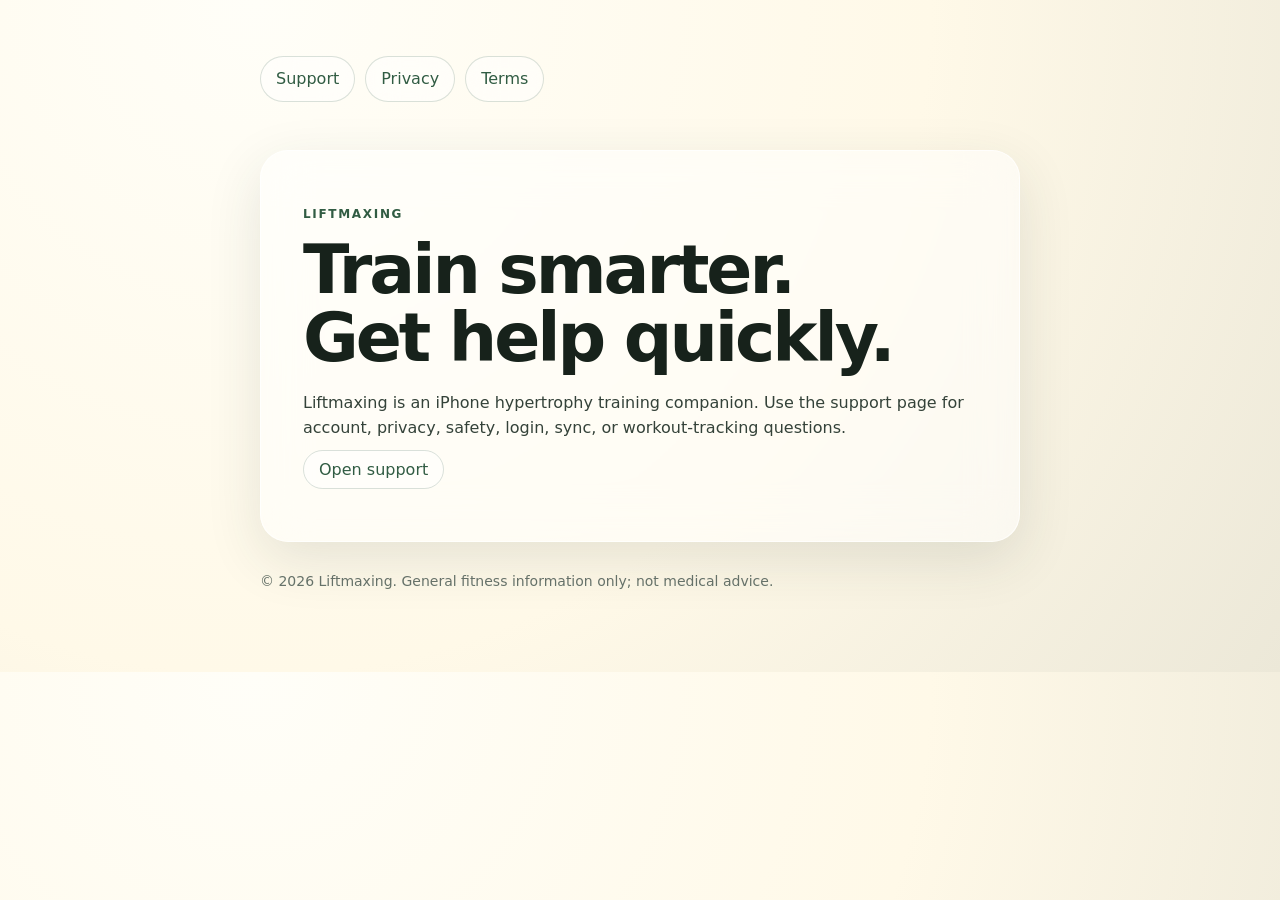
<file: index.html>
<!doctype html>
<html lang="en"><head><meta charset="utf-8"><meta name="viewport" content="width=device-width,initial-scale=1"><title>Liftmaxing Support</title><link rel="stylesheet" href="styles.css"></head>
<body><main><nav><a href="index.html">Support</a><a href="privacy.html">Privacy</a><a href="terms.html">Terms</a></nav><section class="card"><p class="eyebrow">Liftmaxing</p><h1>Train smarter.<br>Get help quickly.</h1><p>Liftmaxing is an iPhone hypertrophy training companion. Use the support page for account, privacy, safety, login, sync, or workout-tracking questions.</p><p><a class="button" href="support.html">Open support</a></p></section><footer>© 2026 Liftmaxing. General fitness information only; not medical advice.</footer></main></body></html>
</file>
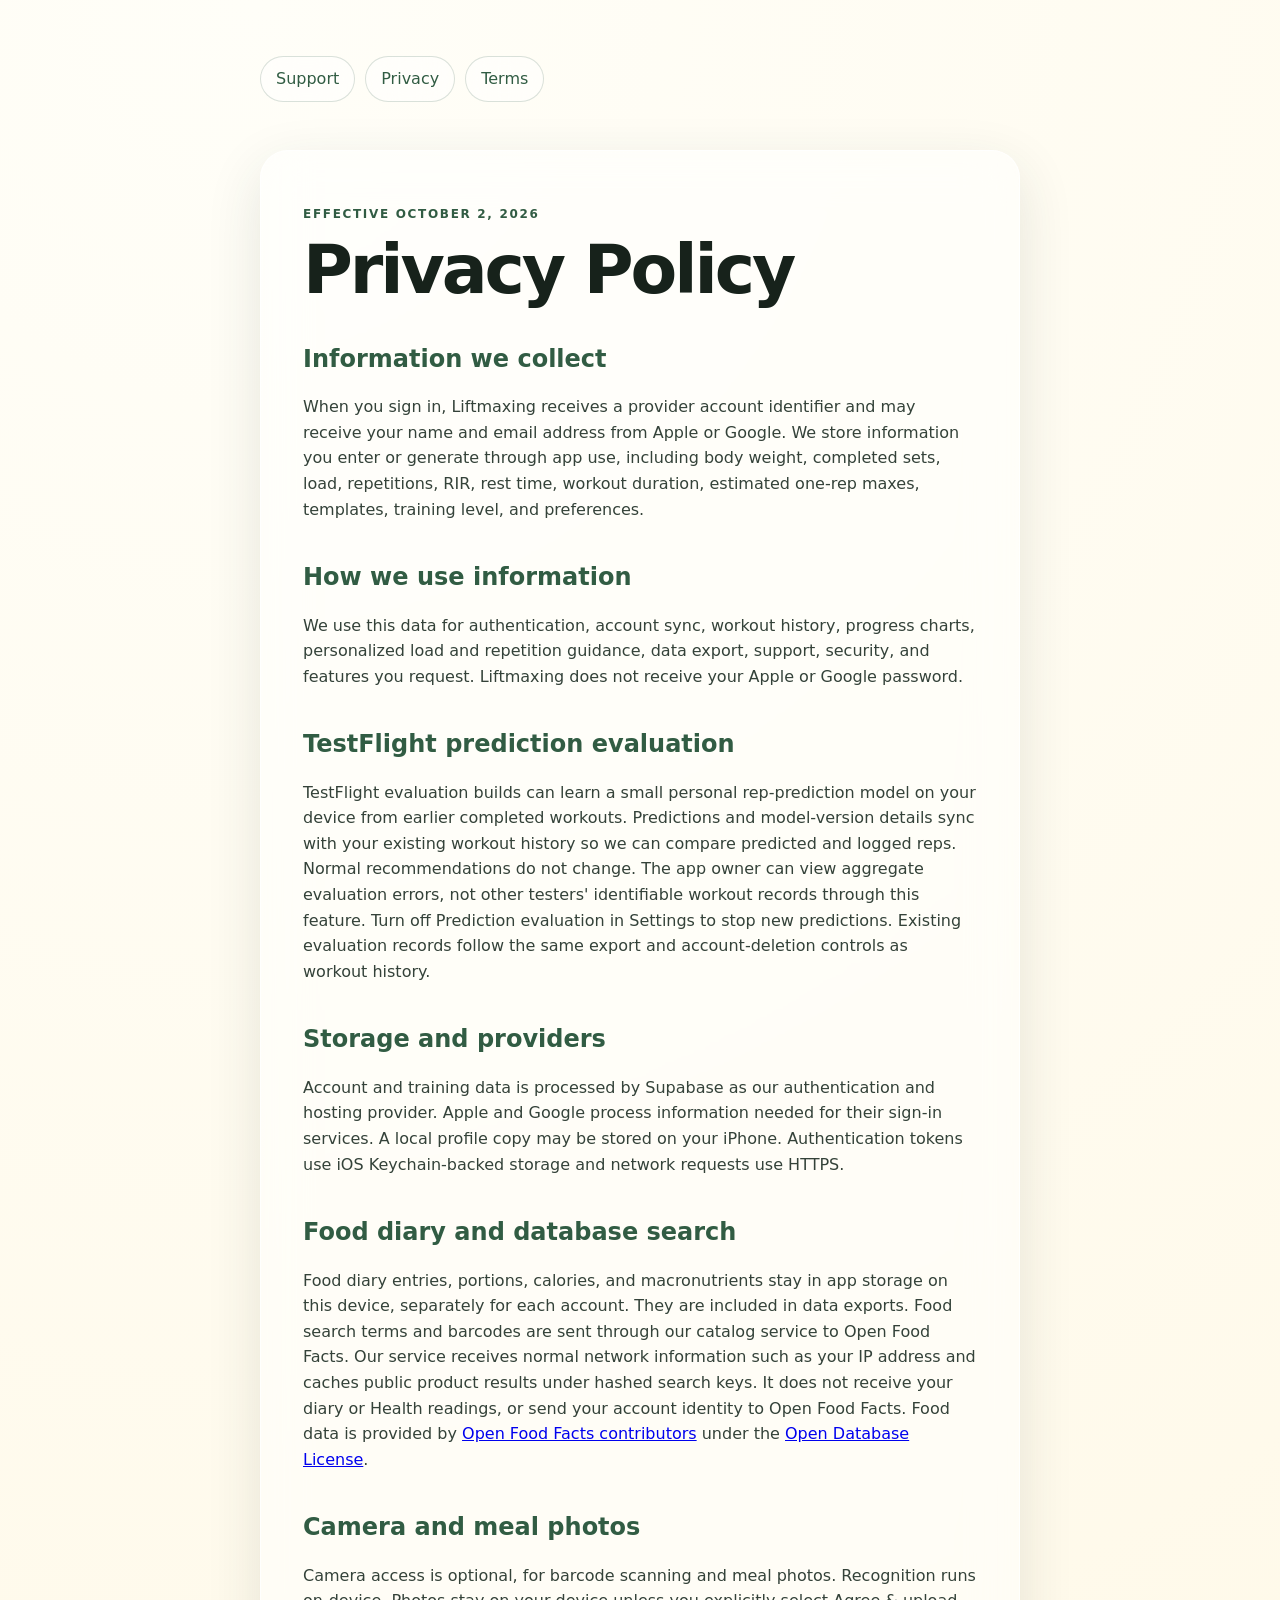
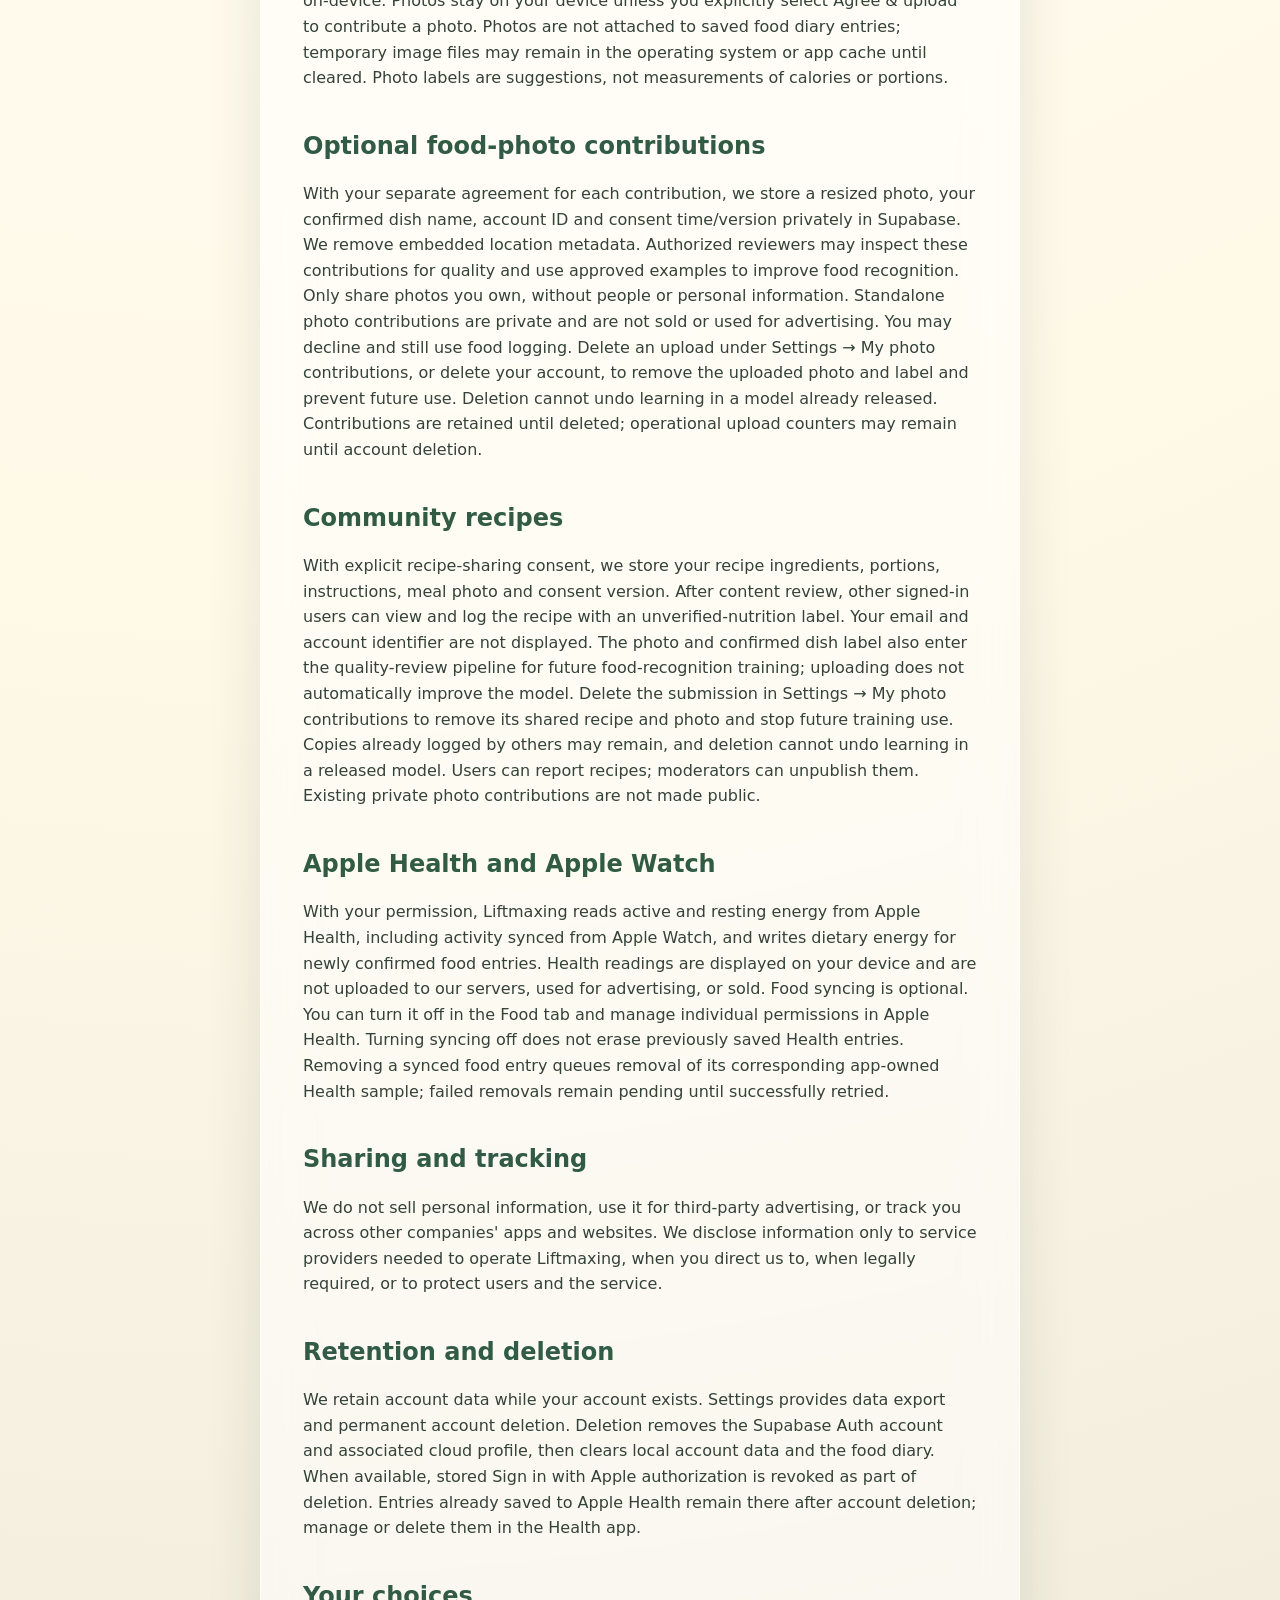
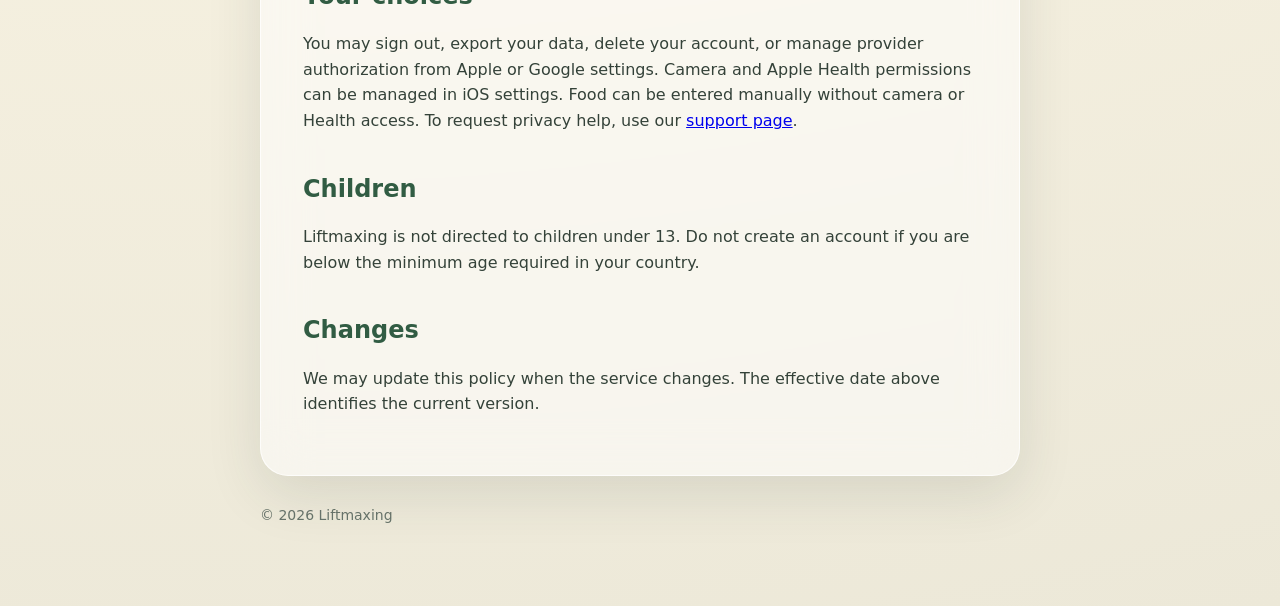
<file: privacy.html>
<!doctype html>
<html lang="en"><head><meta charset="utf-8"><meta name="viewport" content="width=device-width,initial-scale=1"><title>Liftmaxing Privacy Policy</title><link rel="stylesheet" href="styles.css"></head>
<body><main><nav><a href="index.html">Support</a><a href="privacy.html">Privacy</a><a href="terms.html">Terms</a></nav><article class="card">
<p class="eyebrow">Effective October 2, 2026</p><h1>Privacy Policy</h1>
<h2>Information we collect</h2><p>When you sign in, Liftmaxing receives a provider account identifier and may receive your name and email address from Apple or Google. We store information you enter or generate through app use, including body weight, completed sets, load, repetitions, RIR, rest time, workout duration, estimated one-rep maxes, templates, training level, and preferences.</p>
<h2>How we use information</h2><p>We use this data for authentication, account sync, workout history, progress charts, personalized load and repetition guidance, data export, support, security, and features you request. Liftmaxing does not receive your Apple or Google password.</p>
<h2>TestFlight prediction evaluation</h2><p>TestFlight evaluation builds can learn a small personal rep-prediction model on your device from earlier completed workouts. Predictions and model-version details sync with your existing workout history so we can compare predicted and logged reps. Normal recommendations do not change. The app owner can view aggregate evaluation errors, not other testers' identifiable workout records through this feature. Turn off Prediction evaluation in Settings to stop new predictions. Existing evaluation records follow the same export and account-deletion controls as workout history.</p>
<h2>Storage and providers</h2><p>Account and training data is processed by Supabase as our authentication and hosting provider. Apple and Google process information needed for their sign-in services. A local profile copy may be stored on your iPhone. Authentication tokens use iOS Keychain-backed storage and network requests use HTTPS.</p>
<h2>Food diary and database search</h2><p>Food diary entries, portions, calories, and macronutrients stay in app storage on this device, separately for each account. They are included in data exports. Food search terms and barcodes are sent through our catalog service to Open Food Facts. Our service receives normal network information such as your IP address and caches public product results under hashed search keys. It does not receive your diary or Health readings, or send your account identity to Open Food Facts. Food data is provided by <a href="https://world.openfoodfacts.org/">Open Food Facts contributors</a> under the <a href="https://opendatacommons.org/licenses/odbl/1-0/">Open Database License</a>.</p>
<h2>Camera and meal photos</h2><p>Camera access is optional, for barcode scanning and meal photos. Recognition runs on-device. Photos stay on your device unless you explicitly select Agree &amp; upload to contribute a photo. Photos are not attached to saved food diary entries; temporary image files may remain in the operating system or app cache until cleared. Photo labels are suggestions, not measurements of calories or portions.</p>
<h2>Optional food-photo contributions</h2><p>With your separate agreement for each contribution, we store a resized photo, your confirmed dish name, account ID and consent time/version privately in Supabase. We remove embedded location metadata. Authorized reviewers may inspect these contributions for quality and use approved examples to improve food recognition. Only share photos you own, without people or personal information. Standalone photo contributions are private and are not sold or used for advertising. You may decline and still use food logging. Delete an upload under Settings → My photo contributions, or delete your account, to remove the uploaded photo and label and prevent future use. Deletion cannot undo learning in a model already released. Contributions are retained until deleted; operational upload counters may remain until account deletion.</p>
<h2>Community recipes</h2><p>With explicit recipe-sharing consent, we store your recipe ingredients, portions, instructions, meal photo and consent version. After content review, other signed-in users can view and log the recipe with an unverified-nutrition label. Your email and account identifier are not displayed. The photo and confirmed dish label also enter the quality-review pipeline for future food-recognition training; uploading does not automatically improve the model. Delete the submission in Settings → My photo contributions to remove its shared recipe and photo and stop future training use. Copies already logged by others may remain, and deletion cannot undo learning in a released model. Users can report recipes; moderators can unpublish them. Existing private photo contributions are not made public.</p>
<h2>Apple Health and Apple Watch</h2><p>With your permission, Liftmaxing reads active and resting energy from Apple Health, including activity synced from Apple Watch, and writes dietary energy for newly confirmed food entries. Health readings are displayed on your device and are not uploaded to our servers, used for advertising, or sold. Food syncing is optional. You can turn it off in the Food tab and manage individual permissions in Apple Health. Turning syncing off does not erase previously saved Health entries. Removing a synced food entry queues removal of its corresponding app-owned Health sample; failed removals remain pending until successfully retried.</p>
<h2>Sharing and tracking</h2><p>We do not sell personal information, use it for third-party advertising, or track you across other companies' apps and websites. We disclose information only to service providers needed to operate Liftmaxing, when you direct us to, when legally required, or to protect users and the service.</p>
<h2>Retention and deletion</h2><p>We retain account data while your account exists. Settings provides data export and permanent account deletion. Deletion removes the Supabase Auth account and associated cloud profile, then clears local account data and the food diary. When available, stored Sign in with Apple authorization is revoked as part of deletion. Entries already saved to Apple Health remain there after account deletion; manage or delete them in the Health app.</p>
<h2>Your choices</h2><p>You may sign out, export your data, delete your account, or manage provider authorization from Apple or Google settings. Camera and Apple Health permissions can be managed in iOS settings. Food can be entered manually without camera or Health access. To request privacy help, use our <a href="support.html">support page</a>.</p>
<h2>Children</h2><p>Liftmaxing is not directed to children under 13. Do not create an account if you are below the minimum age required in your country.</p>
<h2>Changes</h2><p>We may update this policy when the service changes. The effective date above identifies the current version.</p></article><footer>© 2026 Liftmaxing</footer></main></body></html>
</file>
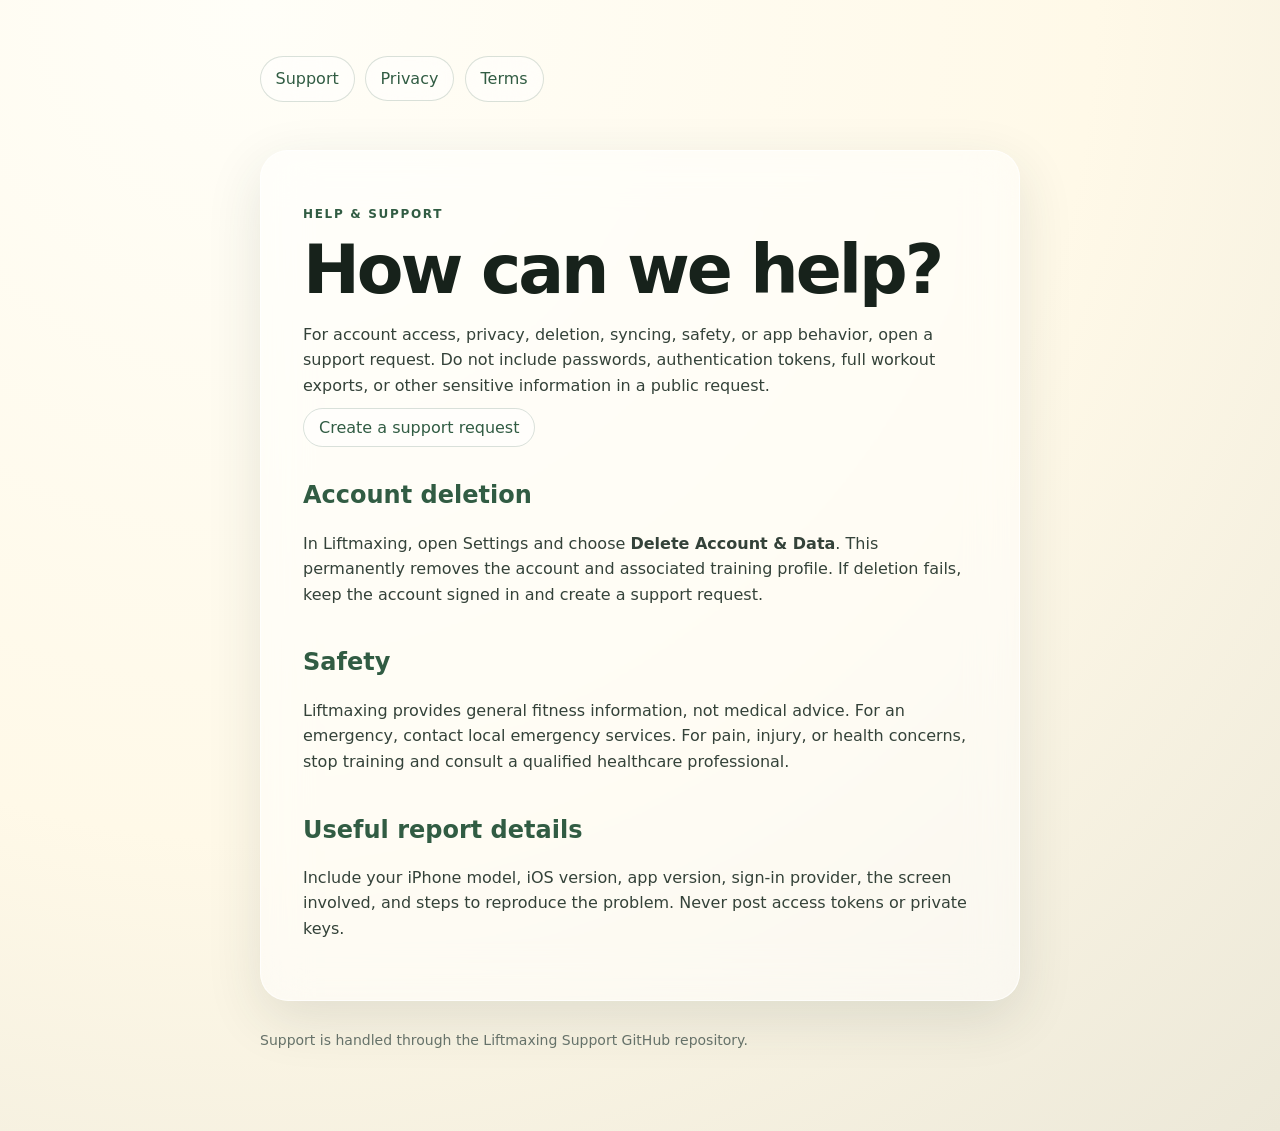
<file: support.html>
<!doctype html>
<html lang="en"><head><meta charset="utf-8"><meta name="viewport" content="width=device-width,initial-scale=1"><title>Liftmaxing Help & Support</title><link rel="stylesheet" href="styles.css"></head>
<body><main><nav><a href="index.html">Support</a><a href="privacy.html">Privacy</a><a href="terms.html">Terms</a></nav><article class="card"><p class="eyebrow">Help & Support</p><h1>How can we help?</h1><p>For account access, privacy, deletion, syncing, safety, or app behavior, open a support request. Do not include passwords, authentication tokens, full workout exports, or other sensitive information in a public request.</p><p><a class="button" href="https://github.com/Mitpatel2/liftmaxing-support/issues/new">Create a support request</a></p><h2>Account deletion</h2><p>In Liftmaxing, open Settings and choose <strong>Delete Account & Data</strong>. This permanently removes the account and associated training profile. If deletion fails, keep the account signed in and create a support request.</p><h2>Safety</h2><p>Liftmaxing provides general fitness information, not medical advice. For an emergency, contact local emergency services. For pain, injury, or health concerns, stop training and consult a qualified healthcare professional.</p><h2>Useful report details</h2><p>Include your iPhone model, iOS version, app version, sign-in provider, the screen involved, and steps to reproduce the problem. Never post access tokens or private keys.</p></article><footer>Support is handled through the Liftmaxing Support GitHub repository.</footer></main></body></html>
</file>
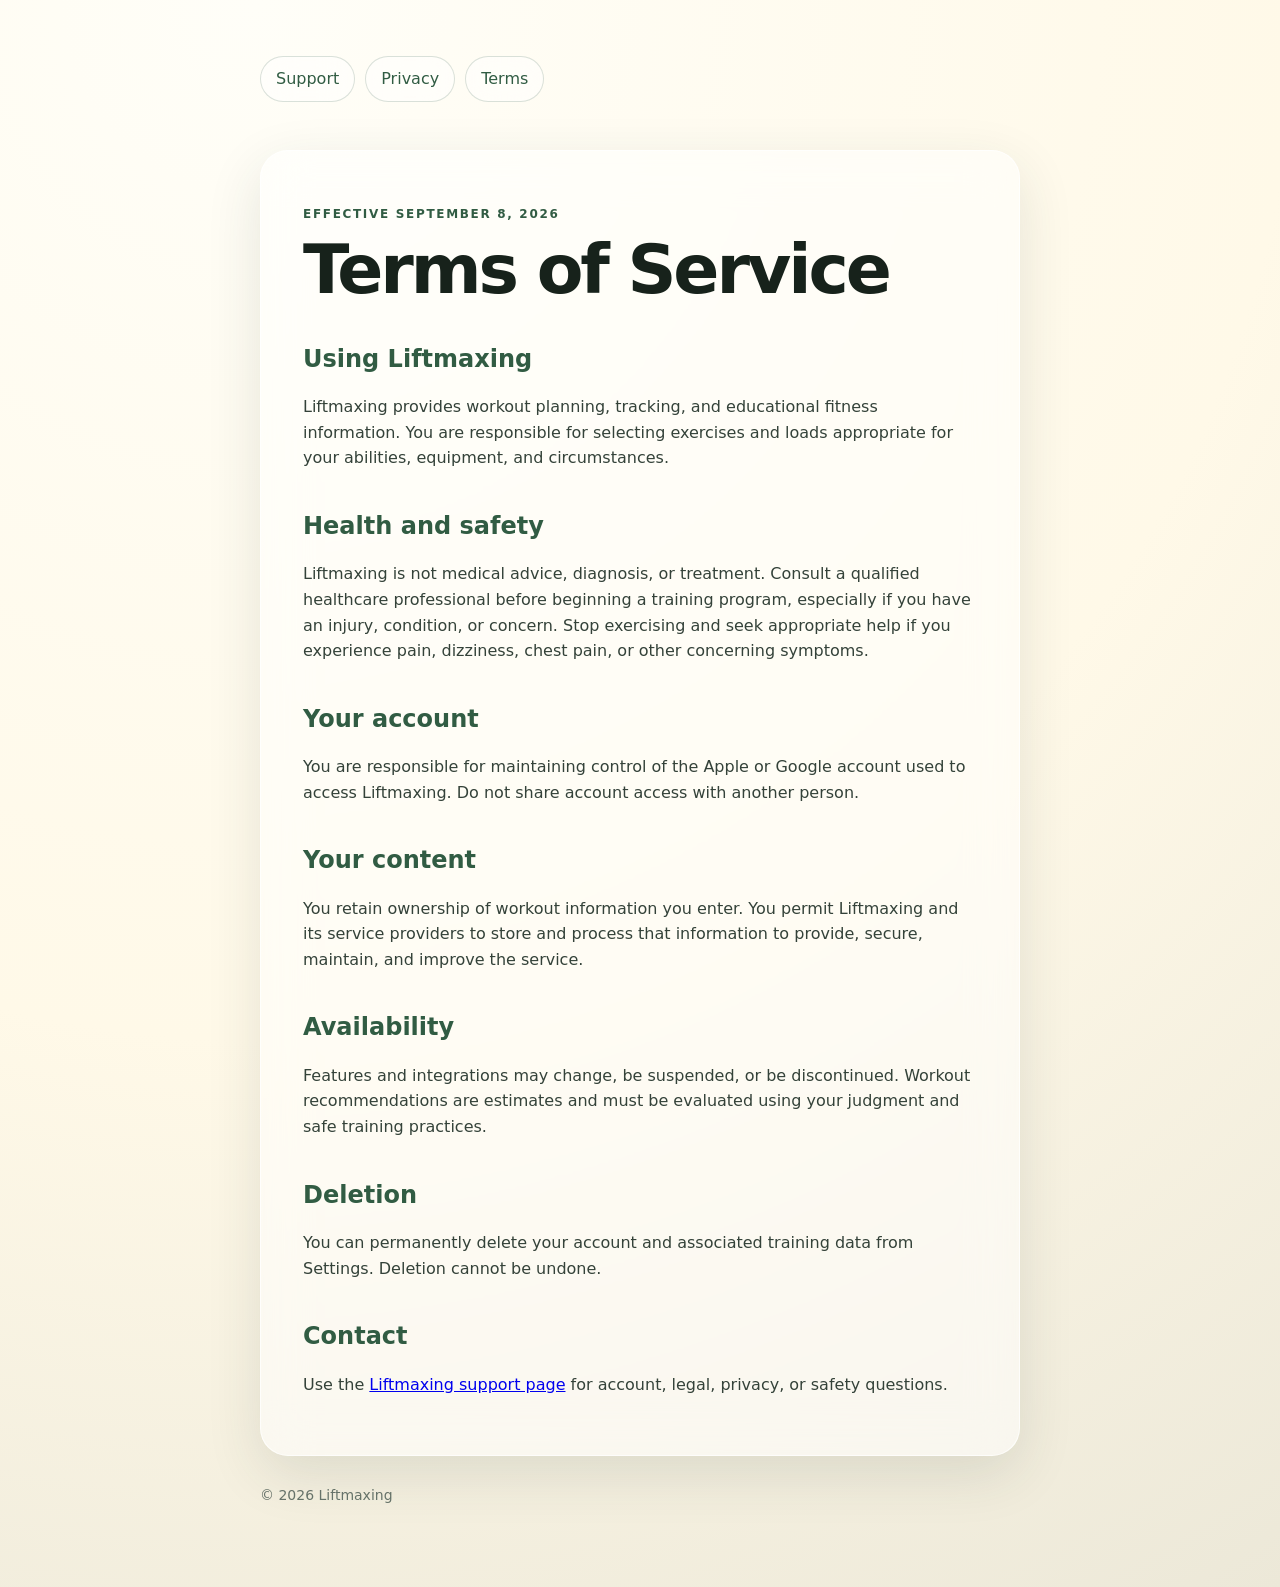
<file: terms.html>
<!doctype html>
<html lang="en"><head><meta charset="utf-8"><meta name="viewport" content="width=device-width,initial-scale=1"><title>Liftmaxing Terms of Service</title><link rel="stylesheet" href="styles.css"></head>
<body><main><nav><a href="index.html">Support</a><a href="privacy.html">Privacy</a><a href="terms.html">Terms</a></nav><article class="card"><p class="eyebrow">Effective September 8, 2026</p><h1>Terms of Service</h1><h2>Using Liftmaxing</h2><p>Liftmaxing provides workout planning, tracking, and educational fitness information. You are responsible for selecting exercises and loads appropriate for your abilities, equipment, and circumstances.</p><h2>Health and safety</h2><p>Liftmaxing is not medical advice, diagnosis, or treatment. Consult a qualified healthcare professional before beginning a training program, especially if you have an injury, condition, or concern. Stop exercising and seek appropriate help if you experience pain, dizziness, chest pain, or other concerning symptoms.</p><h2>Your account</h2><p>You are responsible for maintaining control of the Apple or Google account used to access Liftmaxing. Do not share account access with another person.</p><h2>Your content</h2><p>You retain ownership of workout information you enter. You permit Liftmaxing and its service providers to store and process that information to provide, secure, maintain, and improve the service.</p><h2>Availability</h2><p>Features and integrations may change, be suspended, or be discontinued. Workout recommendations are estimates and must be evaluated using your judgment and safe training practices.</p><h2>Deletion</h2><p>You can permanently delete your account and associated training data from Settings. Deletion cannot be undone.</p><h2>Contact</h2><p>Use the <a href="support.html">Liftmaxing support page</a> for account, legal, privacy, or safety questions.</p></article><footer>© 2026 Liftmaxing</footer></main></body></html>
</file>
<file: styles.css>
:root { color-scheme: light dark; --cream: #fff9e8; --ink: #17221b; --green: #315c43; --muted: #68746b; --line: rgba(49,92,67,.18); }
* { box-sizing: border-box; }
body { margin: 0; font-family: -apple-system, BlinkMacSystemFont, "SF Pro Text", system-ui, sans-serif; background: radial-gradient(circle at 20% 0%, #fffef8, var(--cream) 55%, #ece8d8); color: var(--ink); line-height: 1.6; }
main { width: min(760px, calc(100% - 32px)); margin: 0 auto; padding: 56px 0 80px; }
nav { display: flex; flex-wrap: wrap; gap: 10px; margin-bottom: 48px; }
nav a, .button { color: var(--green); border: 1px solid var(--line); background: rgba(255,255,255,.48); backdrop-filter: blur(16px); border-radius: 999px; padding: 9px 15px; text-decoration: none; }
.card { padding: clamp(22px, 5vw, 42px); background: rgba(255,255,255,.52); border: 1px solid rgba(255,255,255,.72); box-shadow: 0 18px 55px rgba(42,58,47,.12); backdrop-filter: blur(24px); border-radius: 28px; }
h1 { font-size: clamp(40px, 9vw, 68px); line-height: 1; letter-spacing: -.045em; margin: 0 0 18px; }
h2 { margin: 36px 0 8px; color: var(--green); }
p, li { color: #344239; }
.eyebrow { color: var(--green); font-weight: 750; letter-spacing: .14em; text-transform: uppercase; font-size: 12px; }
.muted, footer { color: var(--muted); }
footer { margin-top: 28px; font-size: 14px; }
@media (prefers-color-scheme: dark) { body { background: radial-gradient(circle at 20% 0%, #26352b, #101713 65%); color: #f8f4e6; } .card, nav a, .button { background: rgba(30,42,34,.7); border-color: rgba(255,249,232,.13); } p, li { color: #d8ded8; } }
</file>
